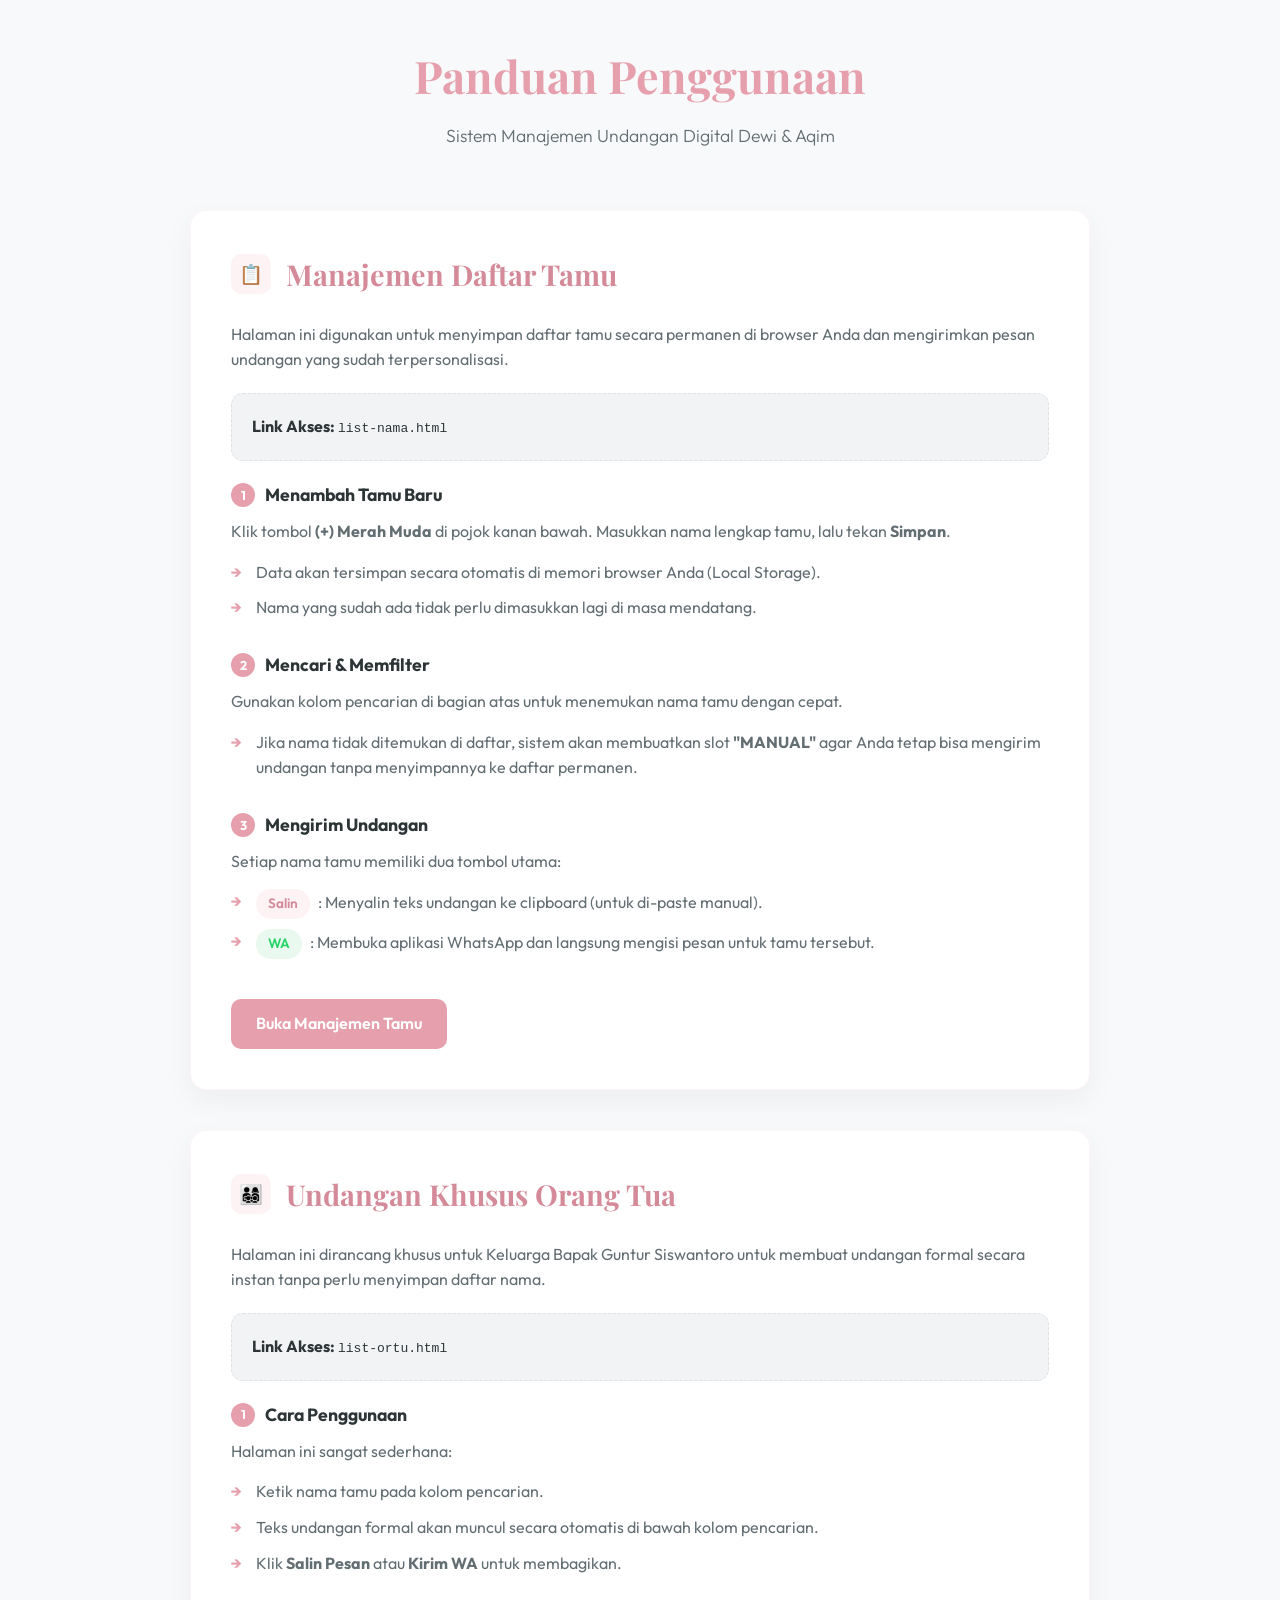
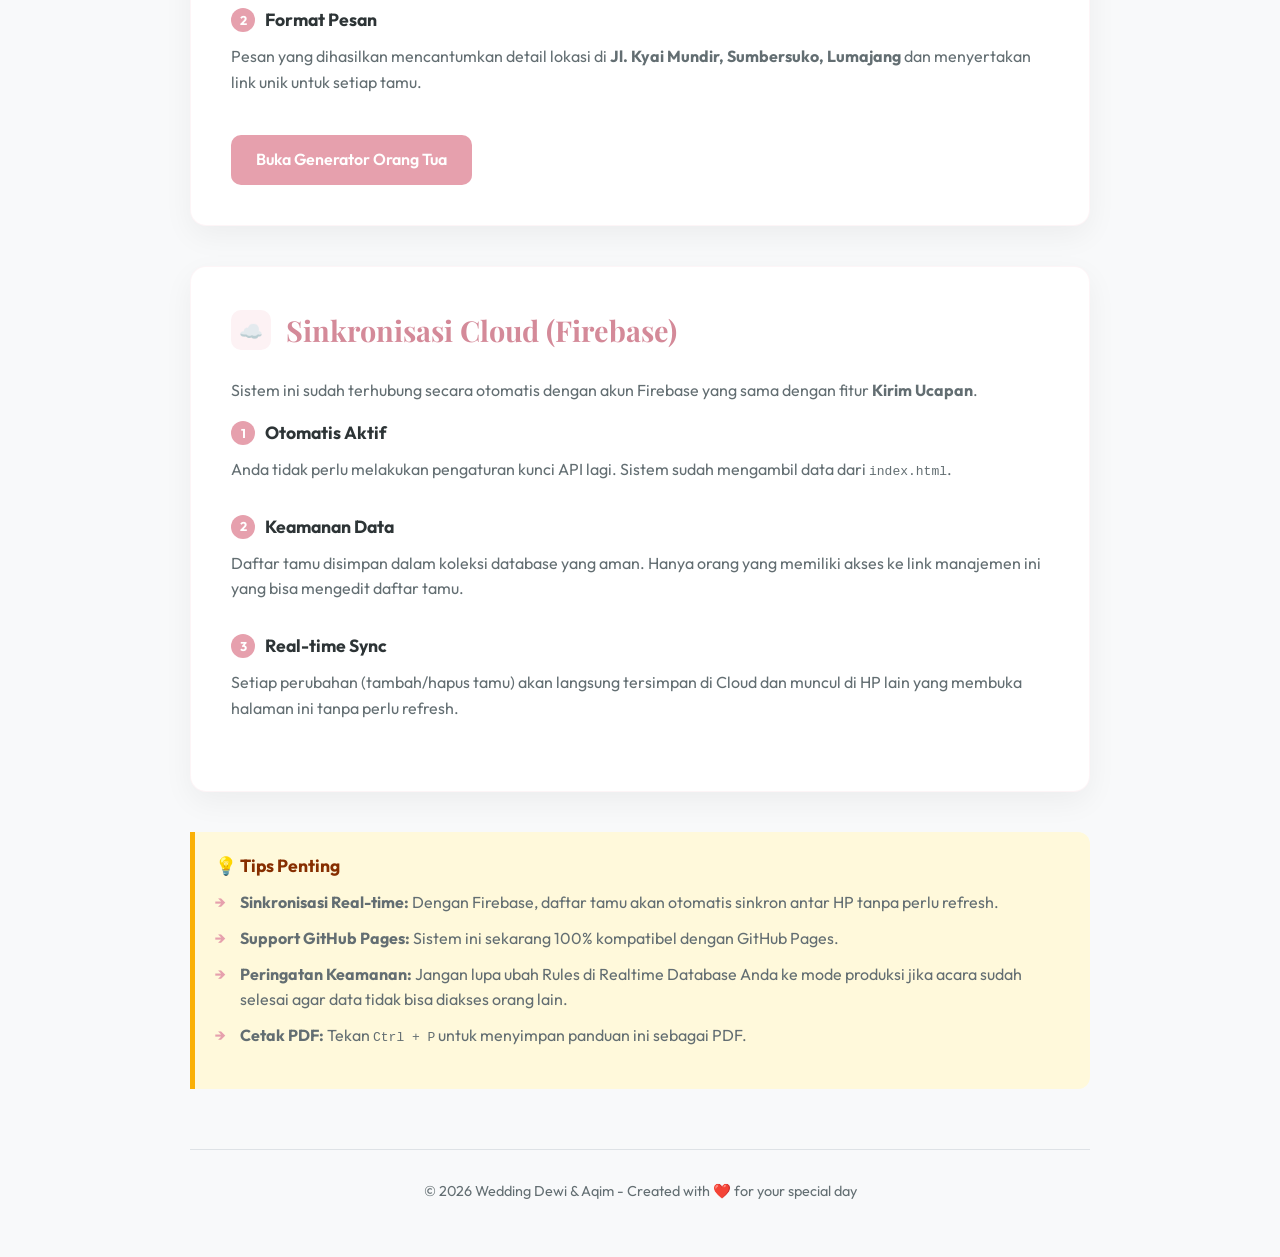
<file: PANDUAN_PENGGUNAAN.html>
<!DOCTYPE html>
<html lang="id">
<head>
    <meta charset="UTF-8">
    <meta name="viewport" content="width=device-width, initial-scale=1.0">
    <title>Panduan Penggunaan - Manajemen Tamu Dewi & Aqim</title>
    <link rel="icon" type="image/png" href="image/Logo-DA.png">
    <link rel="preconnect" href="https://fonts.googleapis.com">
    <link rel="preconnect" href="https://fonts.gstatic.com" crossorigin>
    <link href="https://fonts.googleapis.com/css2?family=Outfit:wght@300;400;600;700&family=Playfair+Display:ital,wght@0,700;1,700&display=swap" rel="stylesheet">
    <style>
        :root {
            --primary: #e6a0ad;
            --primary-dark: #d48a99;
            --primary-light: #fdf2f4;
            --accent: #25d366;
            --text-main: #2d3436;
            --text-muted: #636e72;
            --bg-body: #f8f9fa;
            --bg-card: #ffffff;
            --shadow: 0 10px 30px rgba(0, 0, 0, 0.05);
            --radius: 16px;
        }

        * {
            box-sizing: border-box;
            margin: 0;
            padding: 0;
        }

        body {
            font-family: 'Outfit', sans-serif;
            background-color: var(--bg-body);
            color: var(--text-main);
            line-height: 1.6;
            padding: 40px 20px;
        }

        .container {
            max-width: 900px;
            margin: 0 auto;
        }

        header {
            text-align: center;
            margin-bottom: 60px;
            animation: fadeInDown 0.8s ease-out;
        }

        h1 {
            font-family: 'Playfair Display', serif;
            font-size: 2.8rem;
            color: var(--primary);
            margin-bottom: 10px;
        }

        .subtitle {
            font-size: 1.1rem;
            color: var(--text-muted);
            font-weight: 300;
        }

        .card {
            background: var(--bg-card);
            border-radius: var(--radius);
            padding: 40px;
            margin-bottom: 40px;
            box-shadow: var(--shadow);
            border: 1px solid rgba(230, 160, 173, 0.1);
            transition: transform 0.3s ease;
        }

        .card:hover {
            transform: translateY(-5px);
        }

        h2 {
            font-family: 'Playfair Display', serif;
            font-size: 1.8rem;
            color: var(--primary-dark);
            margin-bottom: 25px;
            display: flex;
            align-items: center;
            gap: 15px;
        }

        h2 i {
            font-style: normal;
            background: var(--primary-light);
            width: 40px;
            height: 40px;
            display: flex;
            align-items: center;
            justify-content: center;
            border-radius: 10px;
            font-size: 1.2rem;
        }

        .step {
            margin-bottom: 30px;
        }

        .step-title {
            font-weight: 700;
            font-size: 1.1rem;
            margin-bottom: 10px;
            display: flex;
            align-items: center;
            gap: 10px;
        }

        .step-number {
            background: var(--primary);
            color: white;
            width: 24px;
            height: 24px;
            display: flex;
            align-items: center;
            justify-content: center;
            border-radius: 50%;
            font-size: 0.8rem;
        }

        p {
            margin-bottom: 15px;
            color: var(--text-muted);
        }

        ul {
            list-style: none;
            margin-bottom: 20px;
        }

        li {
            position: relative;
            padding-left: 25px;
            margin-bottom: 10px;
            color: var(--text-muted);
        }

        li::before {
            content: '→';
            position: absolute;
            left: 0;
            color: var(--primary);
            font-weight: bold;
        }

        .badge {
            display: inline-block;
            padding: 4px 12px;
            border-radius: 20px;
            font-size: 0.85rem;
            font-weight: 600;
            margin-right: 5px;
        }

        .badge-primary { background: var(--primary-light); color: var(--primary-dark); }
        .badge-wa { background: #e9f9ef; color: var(--accent); }

        .ui-preview {
            background: #f1f3f5;
            border-radius: 12px;
            padding: 20px;
            margin: 20px 0;
            border: 1px dashed #dee2e6;
        }

        .btn-demo {
            display: inline-block;
            padding: 12px 25px;
            background: var(--primary);
            color: white;
            text-decoration: none;
            border-radius: 10px;
            font-weight: 600;
            margin-top: 10px;
            transition: background 0.3s;
        }

        .btn-demo:hover {
            background: var(--primary-dark);
        }

        .tips {
            background: #fff9db;
            border-left: 5px solid #fab005;
            padding: 20px;
            border-radius: 0 12px 12px 0;
            margin-top: 40px;
        }

        .tips h3 {
            font-size: 1.1rem;
            margin-bottom: 10px;
            color: #862e00;
        }

        footer {
            text-align: center;
            margin-top: 60px;
            padding-top: 30px;
            border-top: 1px solid #dee2e6;
            color: var(--text-muted);
            font-size: 0.9rem;
        }

        @keyframes fadeInDown {
            from { opacity: 0; transform: translateY(-20px); }
            to { opacity: 1; transform: translateY(0); }
        }

        @media print {
            body { padding: 0; background: white; }
            .card { box-shadow: none; border: 1px solid #eee; break-inside: avoid; }
            .btn-demo { display: none; }
            header { margin-bottom: 30px; }
        }

        @media (max-width: 600px) {
            h1 { font-size: 2rem; }
            .card { padding: 25px; }
        }
    </style>
</head>
<body>

<div class="container">
    <header>
        <h1>Panduan Penggunaan</h1>
        <p class="subtitle">Sistem Manajemen Undangan Digital Dewi & Aqim</p>
    </header>

    <!-- SECTION 1 -->
    <div class="card">
        <h2><i>📋</i> Manajemen Daftar Tamu</h2>
        <p>Halaman ini digunakan untuk menyimpan daftar tamu secara permanen di browser Anda dan mengirimkan pesan undangan yang sudah terpersonalisasi.</p>
        
        <div class="ui-preview">
            <strong>Link Akses:</strong> <code>list-nama.html</code>
        </div>

        <div class="step">
            <div class="step-title"><span class="step-number">1</span> Menambah Tamu Baru</div>
            <p>Klik tombol <strong>(+) Merah Muda</strong> di pojok kanan bawah. Masukkan nama lengkap tamu, lalu tekan <strong>Simpan</strong>.</p>
            <ul>
                <li>Data akan tersimpan secara otomatis di memori browser Anda (Local Storage).</li>
                <li>Nama yang sudah ada tidak perlu dimasukkan lagi di masa mendatang.</li>
            </ul>
        </div>

        <div class="step">
            <div class="step-title"><span class="step-number">2</span> Mencari & Memfilter</div>
            <p>Gunakan kolom pencarian di bagian atas untuk menemukan nama tamu dengan cepat.</p>
            <ul>
                <li>Jika nama tidak ditemukan di daftar, sistem akan membuatkan slot <strong>"MANUAL"</strong> agar Anda tetap bisa mengirim undangan tanpa menyimpannya ke daftar permanen.</li>
            </ul>
        </div>

        <div class="step">
            <div class="step-title"><span class="step-number">3</span> Mengirim Undangan</div>
            <p>Setiap nama tamu memiliki dua tombol utama:</p>
            <ul>
                <li><span class="badge badge-primary">Salin</span> : Menyalin teks undangan ke clipboard (untuk di-paste manual).</li>
                <li><span class="badge badge-wa">WA</span> : Membuka aplikasi WhatsApp dan langsung mengisi pesan untuk tamu tersebut.</li>
            </ul>
        </div>

        <a href="list-nama.html" class="btn-demo">Buka Manajemen Tamu</a>
    </div>

    <!-- SECTION 2 -->
    <div class="card">
        <h2><i>👨‍👩‍👧‍👦</i> Undangan Khusus Orang Tua</h2>
        <p>Halaman ini dirancang khusus untuk Keluarga Bapak Guntur Siswantoro untuk membuat undangan formal secara instan tanpa perlu menyimpan daftar nama.</p>

        <div class="ui-preview">
            <strong>Link Akses:</strong> <code>list-ortu.html</code>
        </div>

        <div class="step">
            <div class="step-title"><span class="step-number">1</span> Cara Penggunaan</div>
            <p>Halaman ini sangat sederhana:</p>
            <ul>
                <li>Ketik nama tamu pada kolom pencarian.</li>
                <li>Teks undangan formal akan muncul secara otomatis di bawah kolom pencarian.</li>
                <li>Klik <strong>Salin Pesan</strong> atau <strong>Kirim WA</strong> untuk membagikan.</li>
            </ul>
        </div>

        <div class="step">
            <div class="step-title"><span class="step-number">2</span> Format Pesan</div>
            <p>Pesan yang dihasilkan mencantumkan detail lokasi di <strong>Jl. Kyai Mundir, Sumbersuko, Lumajang</strong> dan menyertakan link unik untuk setiap tamu.</p>
        </div>

        <a href="list-ortu.html" class="btn-demo">Buka Generator Orang Tua</a>
    </div>

    <!-- SECTION 3: SINKRONISASI CLOUD -->
    <div class="card">
        <h2><i>☁️</i> Sinkronisasi Cloud (Firebase)</h2>
        <p>Sistem ini sudah terhubung secara otomatis dengan akun Firebase yang sama dengan fitur <strong>Kirim Ucapan</strong>.</p>
        
        <div class="step">
            <div class="step-title"><span class="step-number">1</span> Otomatis Aktif</div>
            <p>Anda tidak perlu melakukan pengaturan kunci API lagi. Sistem sudah mengambil data dari <code>index.html</code>.</p>
        </div>

        <div class="step">
            <div class="step-title"><span class="step-number">2</span> Keamanan Data</div>
            <p>Daftar tamu disimpan dalam koleksi database yang aman. Hanya orang yang memiliki akses ke link manajemen ini yang bisa mengedit daftar tamu.</p>
        </div>

        <div class="step">
            <div class="step-title"><span class="step-number">3</span> Real-time Sync</div>
            <p>Setiap perubahan (tambah/hapus tamu) akan langsung tersimpan di Cloud dan muncul di HP lain yang membuka halaman ini tanpa perlu refresh.</p>
        </div>
    </div>

    <!-- TIPS SECTION -->
    <div class="tips">
        <h3>💡 Tips Penting</h3>
        <ul>
            <li><strong>Sinkronisasi Real-time:</strong> Dengan Firebase, daftar tamu akan otomatis sinkron antar HP tanpa perlu refresh.</li>
            <li><strong>Support GitHub Pages:</strong> Sistem ini sekarang 100% kompatibel dengan GitHub Pages.</li>
            <li><strong>Peringatan Keamanan:</strong> Jangan lupa ubah Rules di Realtime Database Anda ke mode produksi jika acara sudah selesai agar data tidak bisa diakses orang lain.</li>
            <li><strong>Cetak PDF:</strong> Tekan <code>Ctrl + P</code> untuk menyimpan panduan ini sebagai PDF.</li>
        </ul>
    </div>

    <footer>
        <p>&copy; 2026 Wedding Dewi & Aqim - Created with ❤️ for your special day</p>
    </footer>
</div>

</body>
</html>
</file>
